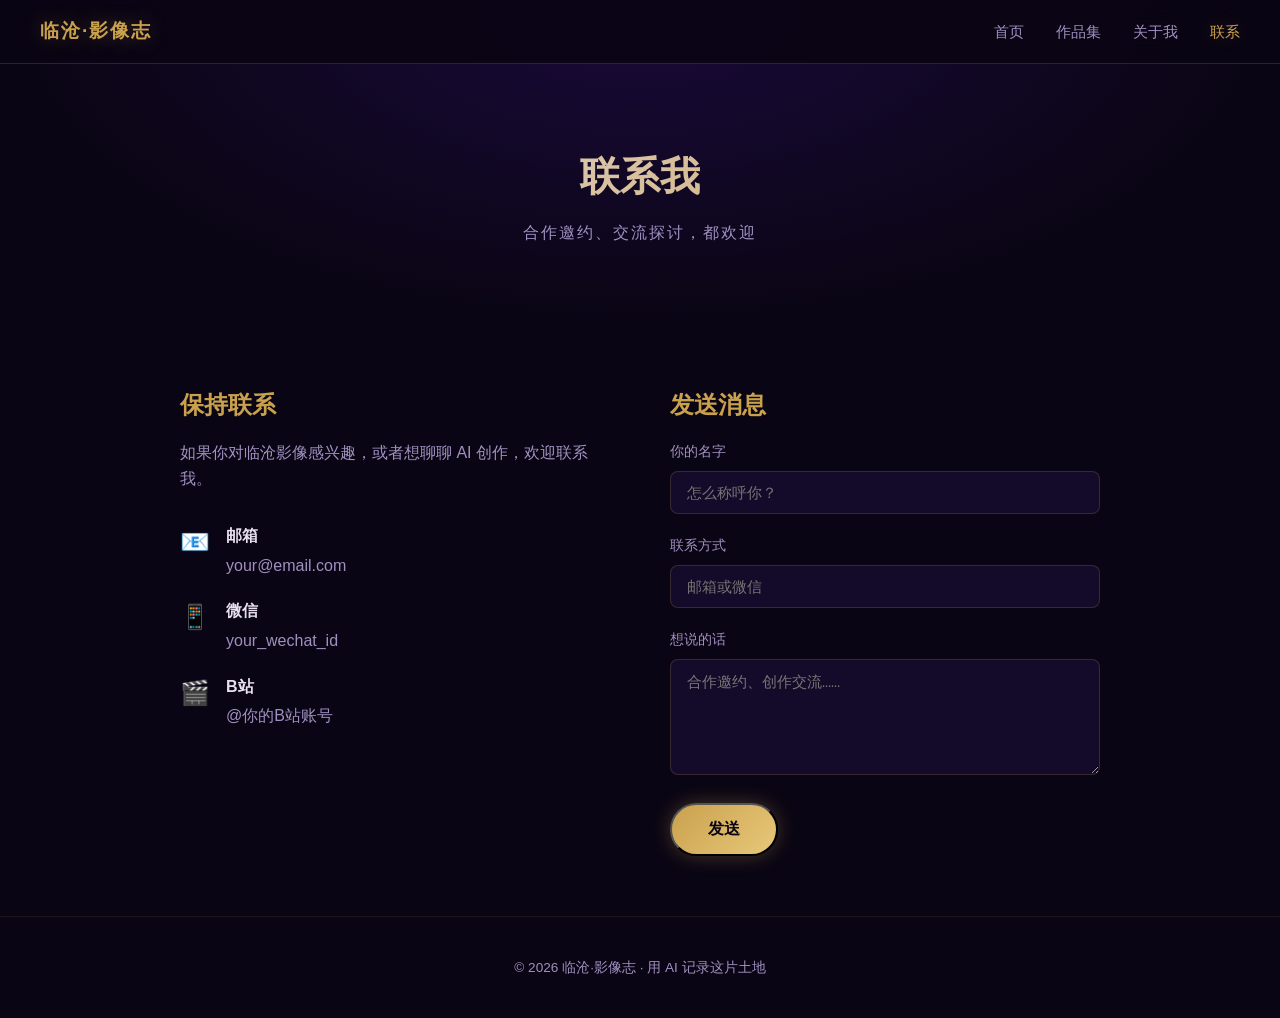
<file: contact.html>
<!DOCTYPE html>
<html lang="zh-CN">
<head>
  <meta charset="UTF-8" />
  <meta name="viewport" content="width=device-width, initial-scale=1.0" />
  <title>联系 · 临沧·影像志</title>
  <link rel="stylesheet" href="style.css" />
</head>
<body>

  <nav class="navbar">
    <div class="nav-logo">临沧·影像志</div>
    <ul class="nav-links">
      <li><a href="index.html">首页</a></li>
      <li><a href="works.html">作品集</a></li>
      <li><a href="about.html">关于我</a></li>
      <li><a href="contact.html" class="active">联系</a></li>
    </ul>
    <div class="nav-toggle" onclick="toggleMenu()">&#9776;</div>
  </nav>

  <section class="page-hero">
    <h1>联系我</h1>
    <p>合作邀约、交流探讨，都欢迎</p>
  </section>

  <section class="contact-section">
    <div class="contact-container">

      <div class="contact-info">
        <h2>保持联系</h2>
        <p>如果你对临沧影像感兴趣，或者想聊聊 AI 创作，欢迎联系我。</p>
        <div class="contact-items">
          <div class="contact-item">
            <span class="contact-icon">📧</span>
            <div>
              <strong>邮箱</strong>
              <p>your@email.com</p>
            </div>
          </div>
          <div class="contact-item">
            <span class="contact-icon">📱</span>
            <div>
              <strong>微信</strong>
              <p>your_wechat_id</p>
            </div>
          </div>
          <div class="contact-item">
            <span class="contact-icon">🎬</span>
            <div>
              <strong>B站</strong>
              <p>@你的B站账号</p>
            </div>
          </div>
        </div>
      </div>

      <div class="contact-form">
        <h2>发送消息</h2>
        <form onsubmit="handleForm(event)">
          <div class="form-group">
            <label>你的名字</label>
            <input type="text" placeholder="怎么称呼你？" required />
          </div>
          <div class="form-group">
            <label>联系方式</label>
            <input type="text" placeholder="邮箱或微信" required />
          </div>
          <div class="form-group">
            <label>想说的话</label>
            <textarea rows="5" placeholder="合作邀约、创作交流……" required></textarea>
          </div>
          <button type="submit" class="btn-primary">发送</button>
        </form>
        <div class="form-success" id="formSuccess">消息已记录，我会尽快回复你。</div>
      </div>

    </div>
  </section>

  <footer class="footer">
    <p>© 2026 临沧·影像志 · 用 AI 记录这片土地</p>
  </footer>

  <script src="main.js"></script>
</body>
</html>
</file>
<file: style.css>
*, *::before, *::after { box-sizing: border-box; margin: 0; padding: 0; }

:root {
  --bg: #0a0514;
  --bg2: #0f0820;
  --bg3: #140b2a;
  --accent: #c9a14d;
  --accent2: #e8c87a;
  --text: #e8e0f0;
  --text2: #a090c0;
  --card-bg: #130d22;
  --nav-h: 64px;
  --radius: 12px;
  --glow: 0 0 20px rgba(201,161,77,0.3);
}

html { scroll-behavior: smooth; }
body { font-family: 'PingFang SC', 'Microsoft YaHei', sans-serif; background: var(--bg); color: var(--text); line-height: 1.6; }

/* NAV */
.navbar {
  position: fixed; top: 0; left: 0; right: 0; z-index: 100;
  height: var(--nav-h); display: flex; align-items: center;
  justify-content: space-between; padding: 0 40px;
  background: rgba(10,5,20,0.92); backdrop-filter: blur(12px);
  border-bottom: 1px solid rgba(201,161,77,0.2);
}
.nav-logo { font-size: 1.2rem; font-weight: 700; color: var(--accent); letter-spacing: 2px; text-shadow: var(--glow); }
.nav-links { display: flex; gap: 32px; list-style: none; }
.nav-links a { color: var(--text2); text-decoration: none; font-size: 0.95rem; transition: color 0.2s; }
.nav-links a:hover, .nav-links a.active { color: var(--accent); text-shadow: var(--glow); }
.nav-toggle { display: none; font-size: 1.5rem; cursor: pointer; color: var(--accent); }

/* HERO */
.hero {
  position: relative; min-height: 100vh;
  display: flex; align-items: center; justify-content: center;
  background: radial-gradient(ellipse at 50% 40%, #1a0a3a 0%, #0a0514 70%);
  overflow: hidden;
}
.hero::before {
  content: ''; position: absolute; inset: 0;
  background: url("data:image/svg+xml,%3Csvg width='60' height='60' viewBox='0 0 60 60' xmlns='http://www.w3.org/2000/svg'%3E%3Cg fill='none' fill-rule='evenodd'%3E%3Cg fill='%23c9a14d' fill-opacity='0.05'%3E%3Ccircle cx='30' cy='30' r='1'/%3E%3C/g%3E%3C/g%3E%3C/svg%3E");
  pointer-events: none;
}
.hero-overlay { position: absolute; inset: 0; background: radial-gradient(ellipse at center, transparent 30%, rgba(10,5,20,0.8) 100%); }
.hero-content { position: relative; z-index: 2; text-align: center; padding: 20px; }
.hero-sub { color: var(--accent); font-size: 0.9rem; letter-spacing: 4px; text-transform: uppercase; margin-bottom: 16px; }
.hero-title { font-size: clamp(2.5rem, 6vw, 5rem); font-weight: 900; line-height: 1.2; margin-bottom: 20px; background: linear-gradient(135deg, #fff 0%, var(--accent) 50%, var(--accent2) 100%); -webkit-background-clip: text; -webkit-text-fill-color: transparent; background-clip: text; }
.hero-desc { color: var(--text2); font-size: 1.1rem; margin-bottom: 36px; letter-spacing: 2px; }
.hero-scroll { position: absolute; bottom: 40px; left: 50%; transform: translateX(-50%); color: var(--accent); font-size: 1.5rem; animation: bounce 2s infinite; }
@keyframes bounce { 0%,100%{transform:translateX(-50%) translateY(0)} 50%{transform:translateX(-50%) translateY(10px)} }

/* BUTTONS */
.btn-primary {
  display: inline-block; padding: 14px 36px; border-radius: 40px;
  background: linear-gradient(135deg, var(--accent), var(--accent2));
  color: #0a0514; font-weight: 700; text-decoration: none; font-size: 1rem;
  box-shadow: var(--glow); transition: transform 0.2s, box-shadow 0.2s;
}
.btn-primary:hover { transform: translateY(-2px); box-shadow: 0 0 40px rgba(201,161,77,0.6); }
.btn-outline {
  display: inline-block; padding: 12px 32px; border-radius: 40px;
  border: 1px solid var(--accent); color: var(--accent);
  text-decoration: none; font-size: 0.95rem; transition: all 0.2s;
}
.btn-outline:hover { background: rgba(201,161,77,0.1); box-shadow: var(--glow); }

/* FEATURED */
.featured { padding: 100px 40px; max-width: 1200px; margin: 0 auto; }
.section-header { margin-bottom: 48px; }
.section-tag { display: inline-block; padding: 4px 16px; border-radius: 20px; background: rgba(201,161,77,0.15); color: var(--accent); font-size: 0.8rem; letter-spacing: 2px; margin-bottom: 12px; border: 1px solid rgba(201,161,77,0.3); }
.section-header h2 { font-size: 2rem; font-weight: 800; background: linear-gradient(135deg, var(--text), var(--accent)); -webkit-background-clip: text; -webkit-text-fill-color: transparent; background-clip: text; }

.featured-grid { display: grid; grid-template-columns: 2fr 1fr 1fr; gap: 20px; }
.featured-card { border-radius: var(--radius); overflow: hidden; background: var(--card-bg); border: 1px solid rgba(201,161,77,0.15); transition: transform 0.3s, box-shadow 0.3s; cursor: pointer; }
.featured-card:hover { transform: translateY(-6px); box-shadow: 0 20px 60px rgba(201,161,77,0.2); border-color: rgba(201,161,77,0.4); }
.featured-card.large .card-media { height: 320px; }
.card-media { position: relative; height: 200px; overflow: hidden; }
.card-media img { width: 100%; height: 100%; object-fit: cover; }
.card-overlay { position: absolute; inset: 0; background: rgba(10,5,20,0.4); display: flex; align-items: flex-end; padding: 16px; }
.card-type { background: rgba(201,161,77,0.9); color: #0a0514; padding: 4px 12px; border-radius: 20px; font-size: 0.8rem; font-weight: 700; }
.card-info { padding: 20px; }
.card-info h3 { font-size: 1.1rem; margin-bottom: 6px; color: var(--text); }
.card-info p { color: var(--text2); font-size: 0.85rem; }
.section-footer { text-align: center; margin-top: 48px; }

/* STATS */
.stats { display: flex; justify-content: center; gap: 80px; padding: 60px 40px; background: linear-gradient(135deg, rgba(201,161,77,0.05), rgba(100,50,200,0.05)); border-top: 1px solid rgba(201,161,77,0.1); border-bottom: 1px solid rgba(201,161,77,0.1); }
.stat-item { text-align: center; }
.stat-num { display: block; font-size: 2.5rem; font-weight: 900; color: var(--accent); text-shadow: var(--glow); }
.stat-label { color: var(--text2); font-size: 0.9rem; letter-spacing: 1px; }

/* PAGE HERO */
.page-hero { padding: calc(var(--nav-h) + 80px) 40px 80px; text-align: center; background: radial-gradient(ellipse at 50% 0%, #1a0a3a 0%, var(--bg) 70%); }
.page-hero h1 { font-size: 2.5rem; font-weight: 900; background: linear-gradient(135deg, var(--text), var(--accent)); -webkit-background-clip: text; -webkit-text-fill-color: transparent; background-clip: text; margin-bottom: 12px; }
.page-hero p { color: var(--text2); letter-spacing: 2px; }

/* WORKS */
.works-section { padding: 60px 40px; max-width: 1200px; margin: 0 auto; }
.filter-bar { display: flex; gap: 12px; margin-bottom: 48px; flex-wrap: wrap; }
.filter-btn { padding: 8px 24px; border-radius: 30px; border: 1px solid rgba(201,161,77,0.3); background: transparent; color: var(--text2); cursor: pointer; font-size: 0.9rem; transition: all 0.2s; }
.filter-btn:hover, .filter-btn.active { background: rgba(201,161,77,0.15); color: var(--accent); border-color: var(--accent); box-shadow: var(--glow); }
.works-grid { display: grid; grid-template-columns: repeat(auto-fill, minmax(320px, 1fr)); gap: 24px; }
.work-card { background: var(--card-bg); border-radius: var(--radius); overflow: hidden; border: 1px solid rgba(201,161,77,0.15); transition: transform 0.3s, box-shadow 0.3s; cursor: pointer; }
.work-card:hover { transform: translateY(-6px); box-shadow: 0 20px 60px rgba(201,161,77,0.2); border-color: rgba(201,161,77,0.4); }
.work-media { position: relative; height: 200px; overflow: hidden; }
.work-thumb { width: 100%; height: 100%; }
.work-play { position: absolute; inset: 0; display: flex; align-items: center; justify-content: center; font-size: 3rem; color: var(--accent); text-shadow: var(--glow); opacity: 0; transition: opacity 0.2s; }
.work-card:hover .work-play { opacity: 1; }
.work-type-badge { position: absolute; top: 12px; right: 12px; background: rgba(201,161,77,0.9); color: #0a0514; padding: 3px 10px; border-radius: 20px; font-size: 0.75rem; font-weight: 700; }
.work-info { padding: 20px; }
.work-info h3 { font-size: 1rem; margin-bottom: 6px; }
.work-info p { color: var(--text2); font-size: 0.85rem; margin-bottom: 10px; }
.work-tag { display: inline-block; padding: 3px 10px; border-radius: 20px; background: rgba(201,161,77,0.1); color: var(--accent); font-size: 0.75rem; border: 1px solid rgba(201,161,77,0.2); }

/* UPLOAD HINT */
.add-work-hint { text-align: center; padding: 40px; color: var(--text2); font-size: 0.9rem; }
.add-work-hint code { background: rgba(201,161,77,0.1); padding: 2px 8px; border-radius: 4px; color: var(--accent); }
.upload-btn-wrap { text-align: center; margin: 20px 0 40px; }

/* ABOUT */
.about-section { padding: 60px 40px; max-width: 1000px; margin: 0 auto; }
.about-container { display: flex; gap: 60px; align-items: flex-start; }
.about-avatar { flex-shrink: 0; }
.avatar-circle { width: 160px; height: 160px; border-radius: 50%; overflow: hidden; border: 3px solid var(--accent); box-shadow: var(--glow); display: flex; align-items: center; justify-content: center; background: var(--bg3); }
.avatar-circle img { width: 100%; height: 100%; object-fit: cover; }
.avatar-fallback { font-size: 3rem; color: var(--accent); }
.about-content h2 { font-size: 1.8rem; margin-bottom: 12px; color: var(--accent); }
.about-lead { font-size: 1.1rem; margin-bottom: 16px; color: var(--text); }
.about-content p { color: var(--text2); margin-bottom: 24px; }
.skills-block { margin-bottom: 24px; }
.skills-block h3 { font-size: 1rem; color: var(--accent); margin-bottom: 12px; letter-spacing: 1px; }
.skill-tags { display: flex; flex-wrap: wrap; gap: 8px; }
.skill-tags span { padding: 6px 16px; border-radius: 20px; background: rgba(201,161,77,0.1); color: var(--text); font-size: 0.85rem; border: 1px solid rgba(201,161,77,0.2); }

/* CONTACT */
.contact-section { padding: 60px 40px; max-width: 1000px; margin: 0 auto; }
.contact-container { display: grid; grid-template-columns: 1fr 1fr; gap: 60px; }
.contact-info h2, .contact-form h2 { font-size: 1.5rem; margin-bottom: 16px; color: var(--accent); }
.contact-info p { color: var(--text2); margin-bottom: 32px; }
.contact-items { display: flex; flex-direction: column; gap: 20px; }
.contact-item { display: flex; gap: 16px; align-items: flex-start; }
.contact-icon { font-size: 1.5rem; }
.contact-item strong { display: block; color: var(--text); margin-bottom: 4px; }
.contact-item p { color: var(--text2); margin: 0; }
.form-group { margin-bottom: 20px; }
.form-group label { display: block; color: var(--text2); font-size: 0.9rem; margin-bottom: 8px; }
.form-group input, .form-group textarea { width: 100%; background: var(--bg3); border: 1px solid rgba(201,161,77,0.2); border-radius: 8px; padding: 12px 16px; color: var(--text); font-size: 0.95rem; outline: none; transition: border-color 0.2s; }
.form-group input:focus, .form-group textarea:focus { border-color: var(--accent); box-shadow: 0 0 0 3px rgba(201,161,77,0.1); }
.form-success { display: none; margin-top: 16px; padding: 12px 20px; background: rgba(201,161,77,0.1); border: 1px solid rgba(201,161,77,0.3); border-radius: 8px; color: var(--accent); }

/* FOOTER */
.footer { text-align: center; padding: 40px; color: var(--text2); font-size: 0.85rem; border-top: 1px solid rgba(201,161,77,0.1); }

/* MODAL */
#mediaModal { display: none; position: fixed; inset: 0; z-index: 999; background: rgba(0,0,0,0.92); align-items: center; justify-content: center; }
#mediaModal.open { display: flex; }
.modal-close { position: fixed; top: 20px; right: 28px; font-size: 32px; color: var(--accent); cursor: pointer; z-index: 1000; }
#modalContent video, #modalContent img { max-width: 90vw; max-height: 85vh; border-radius: var(--radius); box-shadow: 0 0 60px rgba(201,161,77,0.3); }

/* RESPONSIVE */
@media (max-width: 768px) {
  .navbar { padding: 0 20px; }
  .nav-links { display: none; position: fixed; top: var(--nav-h); left: 0; right: 0; background: rgba(10,5,20,0.97); flex-direction: column; padding: 20px; gap: 16px; border-bottom: 1px solid rgba(201,161,77,0.2); }
  .nav-links.open { display: flex; }
  .nav-toggle { display: block; }
  .featured-grid { grid-template-columns: 1fr; }
  .stats { gap: 40px; flex-wrap: wrap; }
  .about-container { flex-direction: column; }
  .contact-container { grid-template-columns: 1fr; }
  .featured, .works-section, .about-section, .contact-section { padding: 60px 20px; }
}
</file>
